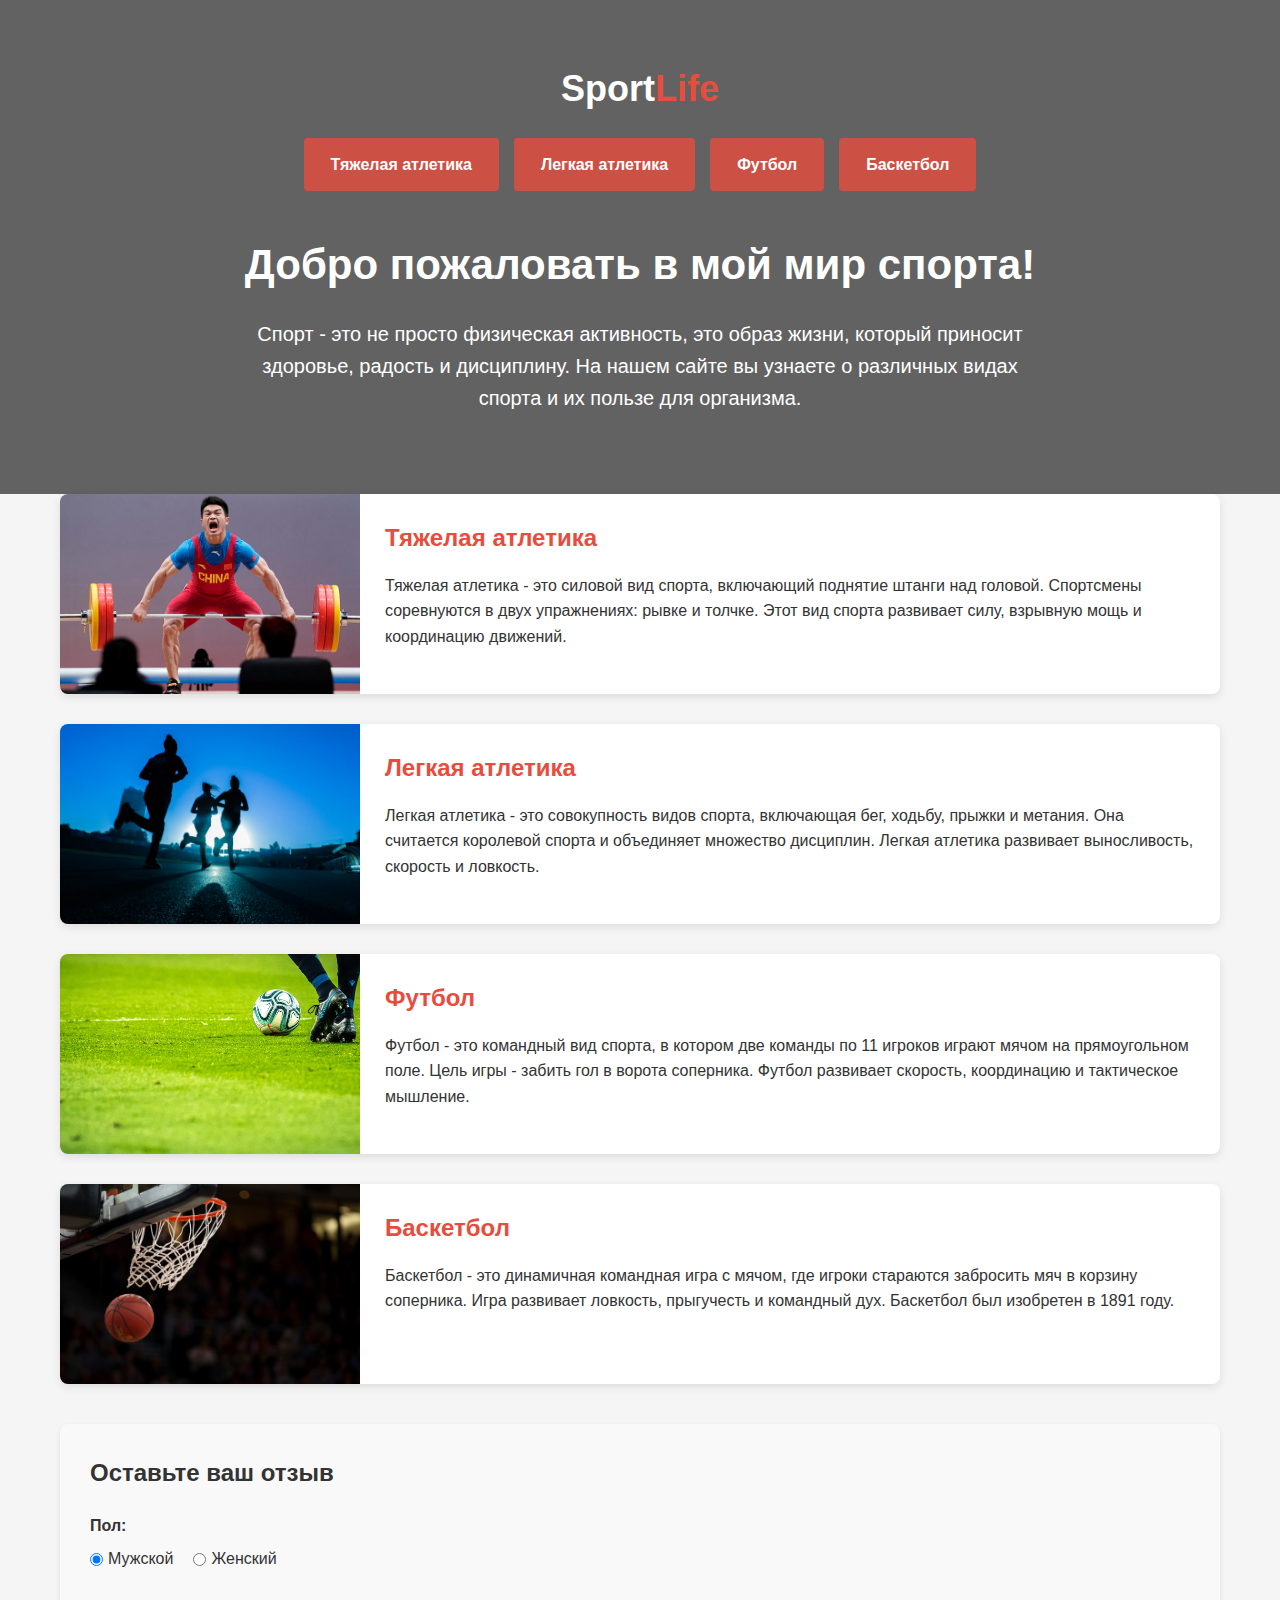
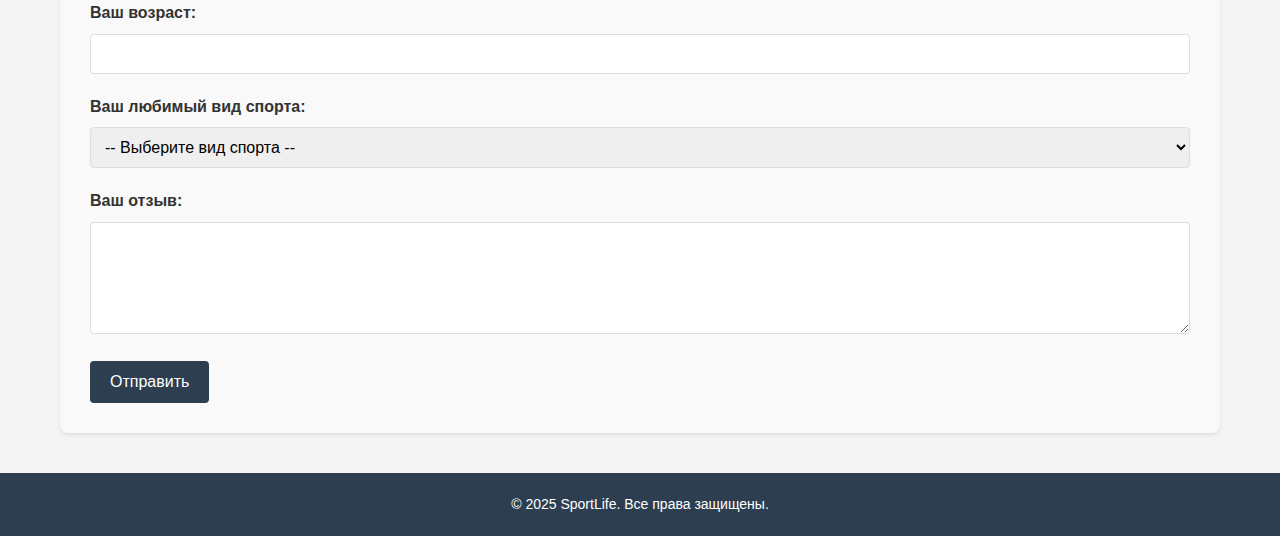
<file: index.html>
<!DOCTYPE html>
<html lang="ru">
<head>
    <meta charset="UTF-8">
    <meta name="viewport" content="width=device-width, initial-scale=1.0">
    <title>Спортивный сайт</title>
    <link rel="stylesheet" href="css/style.css">
    <style>
        nav {
            margin-bottom: 40px;
            width: 100%;
        }

        nav ul {
            display: flex;
            list-style: none;
            justify-content: center;
            flex-wrap: wrap;
            gap: 15px;
        }

        nav ul li {
            margin: 0;
        }

        .nav-btn {
            display: inline-block;
            padding: 12px 25px;
            background-color: rgba(231, 76, 60, 0.8);
            color: white;
            text-decoration: none;
            font-size: 16px;
            border-radius: 4px;
            transition: all 0.3s;
            border: 2px solid transparent;
            font-weight: bold;
        }

        .nav-btn:hover {
            background-color: #e74c3c;
            transform: translateY(-2px);
            box-shadow: 0 4px 8px rgba(0,0,0,0.2);
            color: white;
        }

        /* Адаптивность для навигации */
        @media (max-width: 768px) {
            nav ul {
                flex-direction: column;
                align-items: center;
                gap: 10px;
            }
            
            .nav-btn {
                width: 200px;
                text-align: center;
            }
        }
    </style>
</head>
<body>
    <!-- Шапка -->
    <header>
        <div class="container header-content">
            <div class="logo">Sport<span>Life</span></div>
            <nav>
                <ul>
                    <li><a href="page1.html" class="nav-btn">Тяжелая атлетика</a></li>
                    <li><a href="page2.html" class="nav-btn">Легкая атлетика</a></li>
                    <li><a href="page3.html" class="nav-btn">Футбол</a></li>
                    <li><a href="page4.html" class="nav-btn">Баскетбол</a></li>
                </ul>
            </nav>
            <div class="header-text">
                <h1>Добро пожаловать в мой мир спорта!</h1>
                <p>Спорт - это не просто физическая активность, это образ жизни, который приносит здоровье, радость и дисциплину. На нашем сайте вы узнаете о различных видах спорта и их пользе для организма.</p>
            </div>
        </div>
    </header>
    
    <!-- Основной контент -->
    <main class="container">
        <section class="sports">
            <!-- Карточка 1 - Тяжелая атлетика -->
            <a href="page1.html" class="sport-card-link">
                <div class="sport-card">
                    <div class="sport-image" style="background-image: url('img/1.jpg');"></div>
                    <div class="sport-content">
                        <h2>Тяжелая атлетика</h2>
                        <p>Тяжелая атлетика - это силовой вид спорта, включающий поднятие штанги над головой. Спортсмены соревнуются в двух упражнениях: рывке и толчке. Этот вид спорта развивает силу, взрывную мощь и координацию движений.</p>
                    </div>
                </div>
            </a>
            
            <!-- Карточка 2 - Легкая атлетика -->
            <a href="page2.html" class="sport-card-link">
                <div class="sport-card">
                    <div class="sport-image" style="background-image: url('img/2.jpg');"></div>
                    <div class="sport-content">
                        <h2>Легкая атлетика</h2>
                        <p>Легкая атлетика - это совокупность видов спорта, включающая бег, ходьбу, прыжки и метания. Она считается королевой спорта и объединяет множество дисциплин. Легкая атлетика развивает выносливость, скорость и ловкость.</p>
                    </div>
                </div>
            </a>
            
            <!-- Карточка 3 - Футбол -->
            <a href="page3.html" class="sport-card-link">
                <div class="sport-card">
                    <div class="sport-image" style="background-image: url('img/3.jpg');"></div>
                    <div class="sport-content">
                        <h2>Футбол</h2>
                        <p>Футбол - это командный вид спорта, в котором две команды по 11 игроков играют мячом на прямоугольном поле. Цель игры - забить гол в ворота соперника. Футбол развивает скорость, координацию и тактическое мышление.</p>
                    </div>
                </div>
            </a>
            
            <!-- Карточка 4 - Баскетбол -->
            <a href="page4.html" class="sport-card-link">
                <div class="sport-card">
                    <div class="sport-image" style="background-image: url('img/4.jpg');"></div>
                    <div class="sport-content">
                        <h2>Баскетбол</h2>
                        <p>Баскетбол - это динамичная командная игра с мячом, где игроки стараются забросить мяч в корзину соперника. Игра развивает ловкость, прыгучесть и командный дух. Баскетбол был изобретен в 1891 году.</p>
                    </div>
                </div>
            </a>
        </section>

        <!-- Форма для отзыва -->
        <section class="feedback-form">
            <h2>Оставьте ваш отзыв</h2>
            <form action="#" method="post">
                <div class="form-group">
                    <label>Пол:</label>
                    <div class="radio-group">
                        <label><input type="radio" name="gender" value="male" checked> Мужской</label>
                        <label><input type="radio" name="gender" value="female"> Женский</label>
                    </div>
                </div>
                
                <div class="form-group">
                    <label for="age">Ваш возраст:</label>
                    <input type="number" id="age" name="age" min="10" max="100" required>
                </div>
                
                <div class="form-group">
                    <label for="sport">Ваш любимый вид спорта:</label>
                    <select id="sport" name="sport" required>
                        <option value="">-- Выберите вид спорта --</option>
                        <option value="weightlifting">Тяжелая атлетика</option>
                        <option value="athletics">Легкая атлетика</option>
                        <option value="football">Футбол</option>
                        <option value="basketball">Баскетбол</option>
                        <option value="other">Другой</option>
                    </select>
                </div>
                
                <div class="form-group">
                    <label for="review">Ваш отзыв:</label>
                    <textarea id="review" name="review" rows="5" required></textarea>
                </div>
                
                <button type="submit" class="submit-btn">Отправить</button>
            </form>
        </section>
        <a href="#" class="back-to-top" title="Наверх">↑</a>
    </main>
    
    <!-- Футер -->
    <footer>
        <div class="container">
            <p>&copy; 2025 SportLife. Все права защищены.</p>
        </div>
    </footer>
<script>
    // Кнопка "Вверх"
    const backToTopButton = document.querySelector('.back-to-top');
    
    window.addEventListener('scroll', () => {
        if (window.pageYOffset > 300) {
            backToTopButton.classList.add('visible');
        } else {
            backToTopButton.classList.remove('visible');
        }
    });
    
    backToTopButton.addEventListener('click', (e) => {
        e.preventDefault();
        window.scrollTo({
            top: 0,
            behavior: 'smooth'
        });
    });
</script>
</body>
</html>
</file>
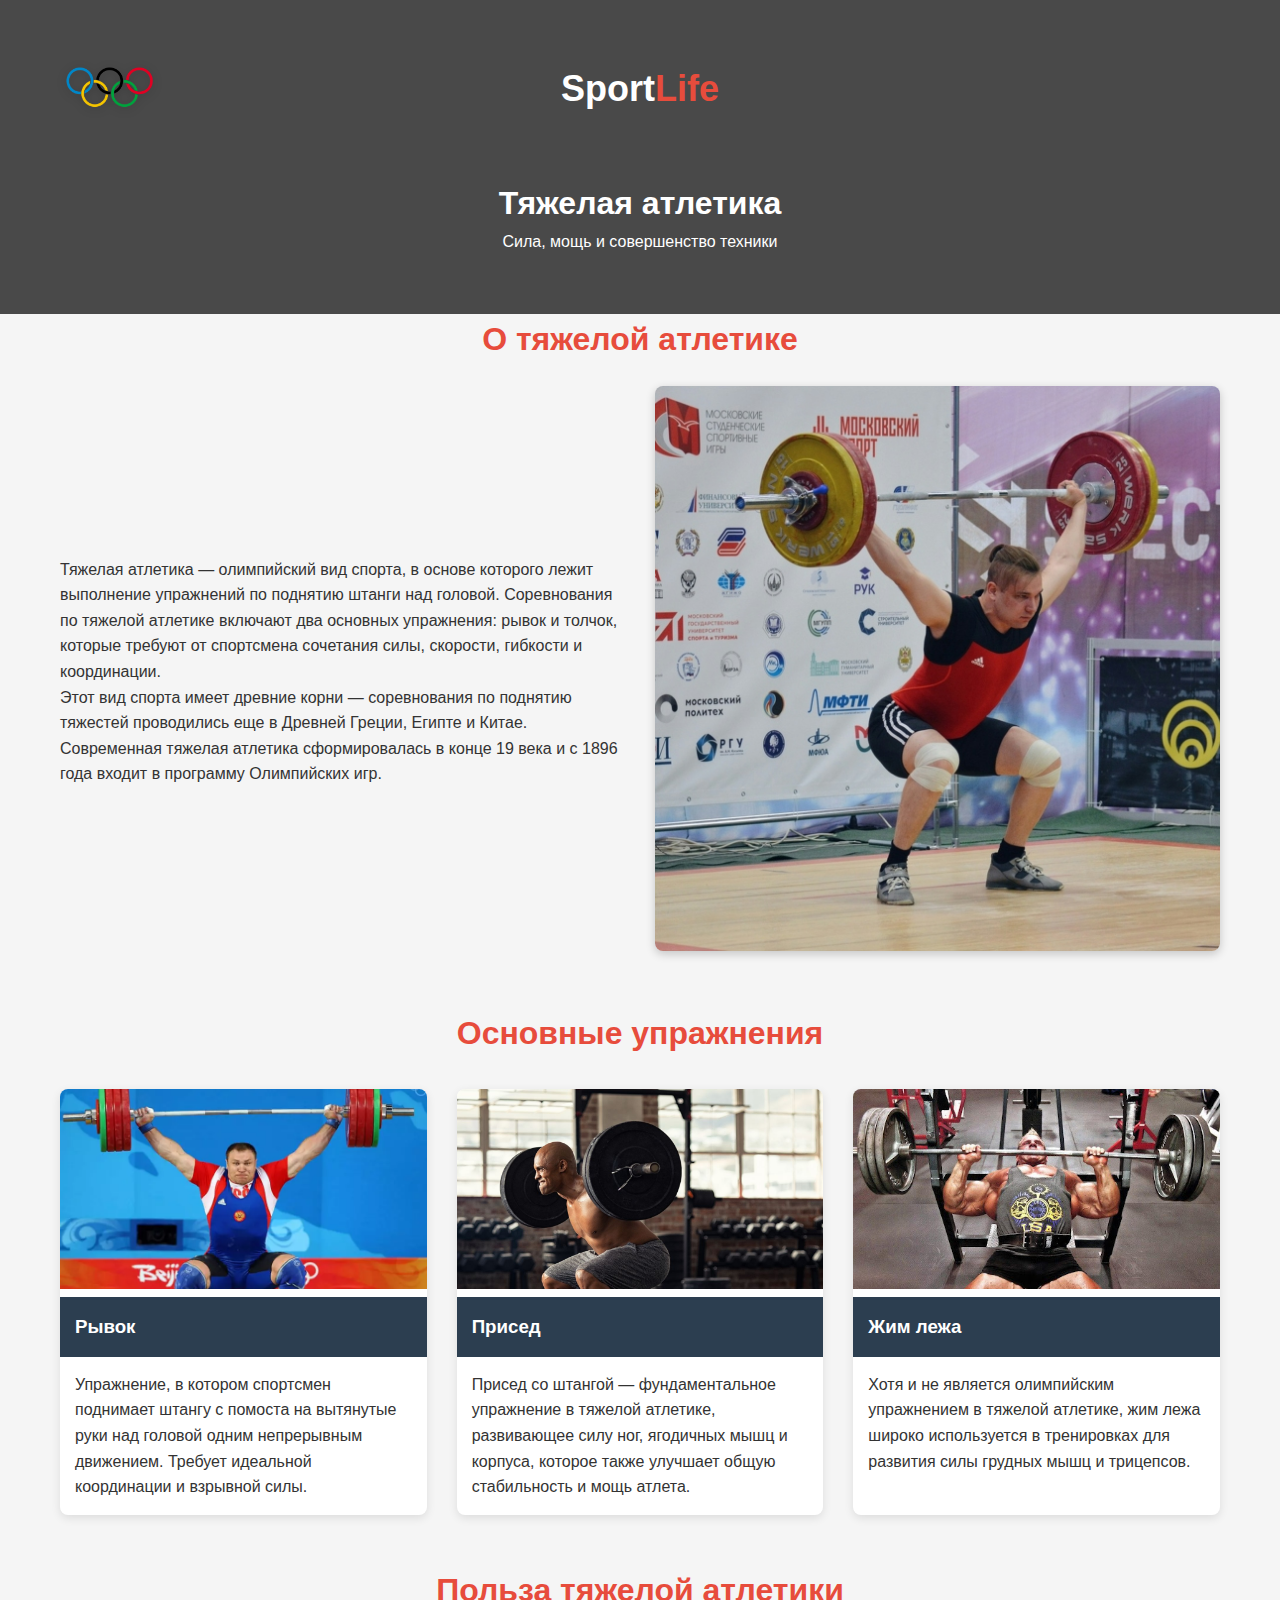
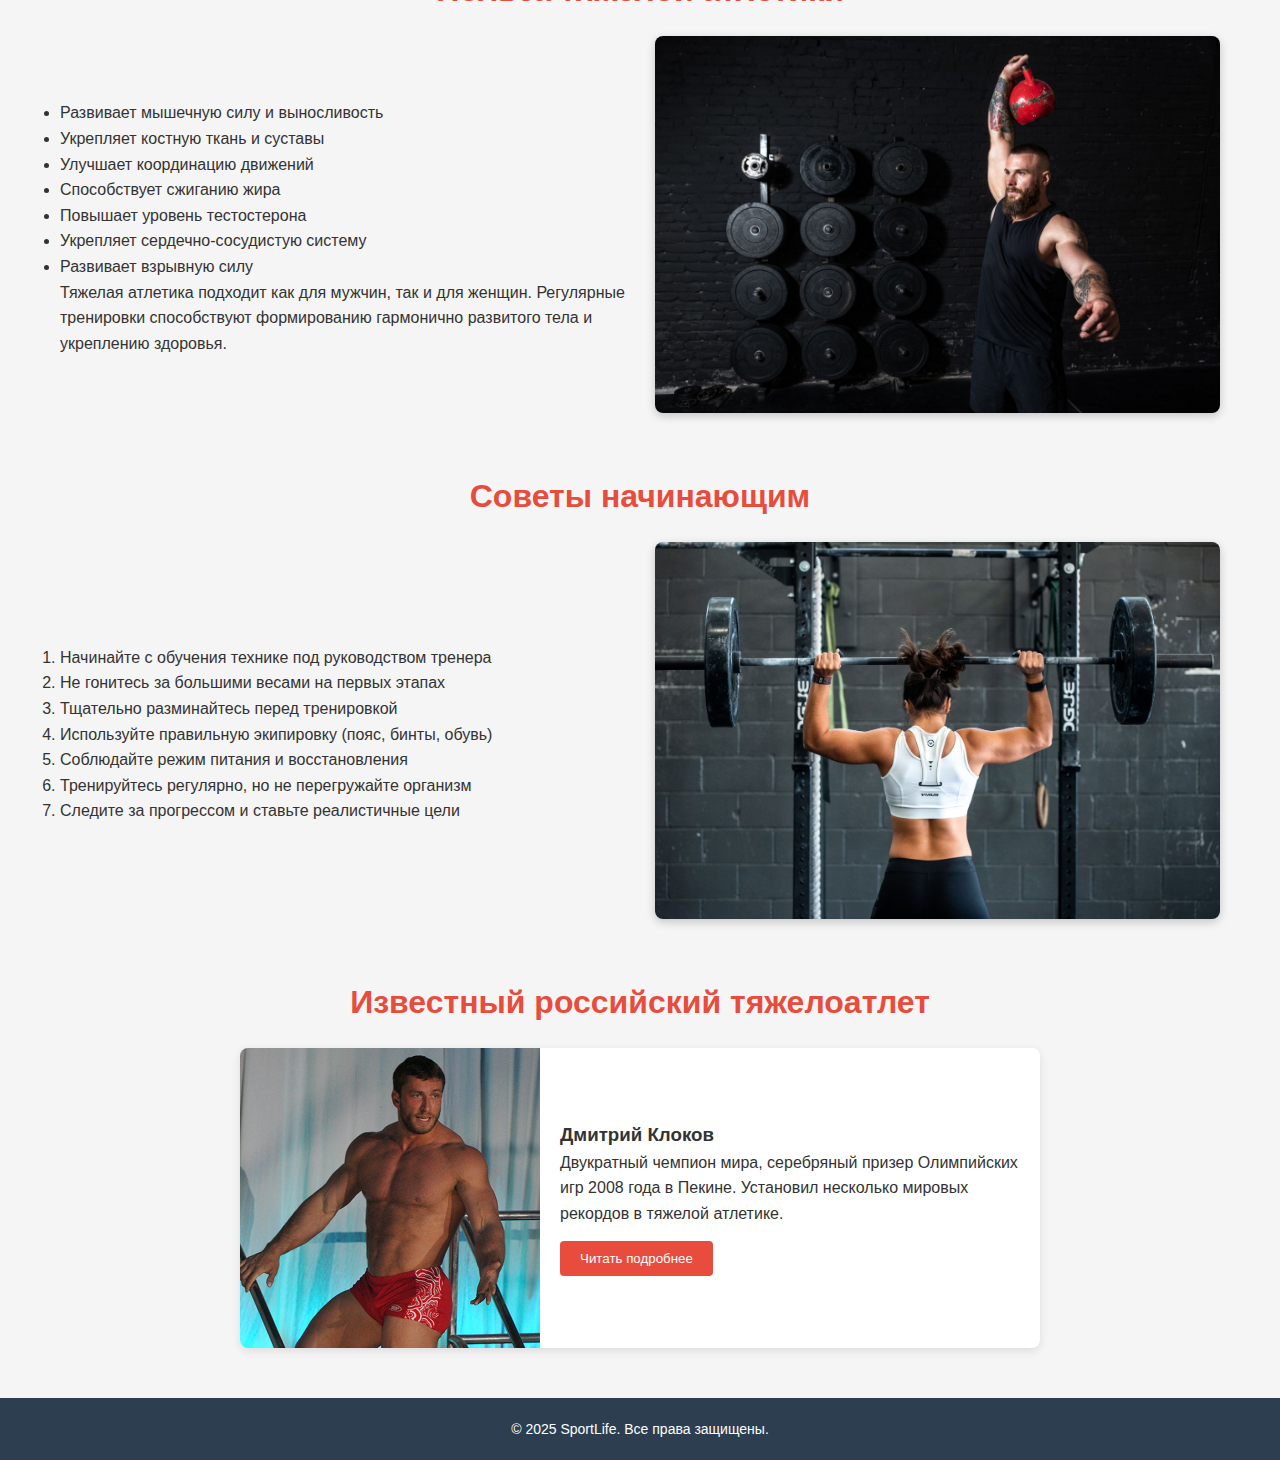
<file: page1.html>
<!DOCTYPE html>
<html lang="ru">
<head>
    <meta charset="UTF-8">
    <meta name="viewport" content="width=device-width, initial-scale=1.0">
    <title>Тяжелая атлетика - SportLife</title>
    <style>
        * {
            margin: 0;
            padding: 0;
            box-sizing: border-box;
            font-family: 'Arial', sans-serif;
        }
        
        body {
            line-height: 1.6;
            color: #333;
            background-color: #f5f5f5;
        }
        
        .container {
            max-width: 1200px;
            margin: 0 auto;
            padding: 0 20px;
        }
        .home-btn {
            position: absolute;
            top: 20px;
            left: 20px;
            background: transparent;
            color: white;
            border: 2px solid #e74c3c; /* Рамка */
            padding: 8px 20px;
            border-radius: 30px;
            font-size: 16px;
            cursor: pointer;
            text-decoration: none;
            transition: all 0.3s ease;
            box-shadow: 0 2px 5px rgba(0, 0, 0, 0.2);
        }

        .home-btn:hover {
            background: #e74c3c; /* Заливка при наведении */
            color: white;
            transform: translateY(-2px);
            box-shadow: 0 4px 8px rgba(0, 0, 0, 0.3);
            border-color: transparent; /* Убираем рамку при наведении */
        }
        /* Шапка */
        header {
            background: linear-gradient(rgba(0, 0, 0, 0.7), rgba(0, 0, 0, 0.7)), 
                        url('https://images.unsplash.com/photo-1605296867424-35fc25c9212a?ixlib=rb-1.2.1&auto=format&fit=crop&w=1350&q=80');
            background-size: cover;
            background-position: center;
            color: white;
            padding: 60px 0;
            text-align: center;
        }
        
        .header-content {
            display: flex;
            flex-direction: column;
            align-items: center;
        }
        
        .logo {
            font-size: 36px;
            font-weight: bold;
            margin-bottom: 20px;
        }
        
        .logo span {
            color: #e74c3c;
        }
        
        nav ul {
            display: flex;
            list-style: none;
            justify-content: center;
            margin-bottom: 40px;
        }
        
        nav ul li {
            margin: 0 15px;
        }
        
        nav ul li a {
            color: white;
            text-decoration: none;
            font-size: 18px;
            transition: color 0.3s;
        }
        
        nav ul li a:hover {
            color: #e74c3c;
        }
        
        /* Основной контент */
        .content-section {
            margin-bottom: 50px;
        }
        
        .content-section h2 {
            color: #e74c3c;
            margin-bottom: 20px;
            font-size: 32px;
            text-align: center;
        }
        
        .content-grid {
            display: grid;
            grid-template-columns: 1fr 1fr;
            gap: 30px;
            align-items: center;
            margin-bottom: 40px;
        }
        
        .content-grid img {
            width: 100%;
            border-radius: 8px;
            box-shadow: 0 3px 10px rgba(0,0,0,0.2);
        }
        
        .content-grid.reverse {
            grid-template-areas: "right left";
        }
        
        .content-grid.reverse .text-content {
            grid-area: right;
        }
        
        .content-grid.reverse .image-content {
            grid-area: left;
        }
        
        .exercises {
            display: grid;
            grid-template-columns: repeat(auto-fill, minmax(300px, 1fr));
            gap: 30px;
            margin-top: 30px;
        }
        
        .exercise-card {
            background: white;
            border-radius: 8px;
            overflow: hidden;
            box-shadow: 0 3px 10px rgba(0,0,0,0.1);
        }
        
        .exercise-card img {
            width: 100%;
            height: 200px;
            object-fit: cover;
        }
        
        .exercise-card h3 {
            padding: 15px;
            background: #2c3e50;
            color: white;
            margin: 0;
        }
        
        .exercise-card p {
            padding: 15px;
            margin: 0;
        }
        
        /* Футер */
        footer {
            background-color: #2c3e50;
            color: white;
            text-align: center;
            padding: 20px 0;
            margin-top: 40px;
        }
        
        footer p {
            font-size: 14px;
        }
        
        /* Адаптивность */
        @media (max-width: 768px) {
            .content-grid {
                grid-template-columns: 1fr;
            }
            
            header {
                padding: 40px 0;
            }
            
            .logo {
                font-size: 28px;
            }
            
            nav ul li a {
                font-size: 16px;
            }
        }
        .popup {
            display: none;
            position: fixed;
            top: 0;
            left: 0;
            width: 100%;
            height: 100%;
            background-color: rgba(0,0,0,0.7);
            z-index: 1000;
            overflow: auto;
            align-items: center;
            justify-content: center;
        }

        .popup-content {
            background-color: white;
            margin: auto;
            padding: 30px;
            border-radius: 8px;
            width: 80%;
            max-width: 600px;
            position: relative;
            box-shadow: 0 5px 15px rgba(0,0,0,0.3);
            animation: popupFadeIn 0.3s;
        }

        @keyframes popupFadeIn {
            from {opacity: 0; transform: translateY(-20px);}
            to {opacity: 1; transform: translateY(0);}
        }

        .close-btn {
            position: absolute;
            top: 15px;
            right: 20px;
            font-size: 28px;
            font-weight: bold;
            color: #aaa;
            cursor: pointer;
            transition: color 0.3s;
        }

        .close-btn:hover {
            color: #333;
        }

        .popup h3 {
            color: #e74c3c;
            margin-bottom: 20px;
            font-size: 24px;
        }

        .popup p {
            margin-bottom: 15px;
            line-height: 1.6;
        }

        @media (max-width: 768px) {
            .popup-content {
                width: 90%;
                padding: 20px;
            }
        }
        .athlete-section {
            margin-top: 50px;
        }
        .athlete-card {
            display: flex;
            align-items: center;
            background: white;
            border-radius: 8px;
            overflow: hidden;
            box-shadow: 0 3px 10px rgba(0,0,0,0.1);
            max-width: 800px;
            margin: 0 auto;
        }
        .athlete-card img {
            width: 300px;
            height: 300px;
            object-fit: cover;
        }
        .athlete-info {
            padding: 20px;
        }
        .read-more-btn {
            background-color: #e74c3c;
            color: white;
            border: none;
            padding: 10px 20px;
            border-radius: 4px;
            cursor: pointer;
            margin-top: 15px;
            transition: background-color 0.3s;
        }
        .read-more-btn:hover {
            background-color: #c0392b;
        }
        .popup {
            display: none;
            position: fixed;
            top: 0;
            left: 0;
            width: 100%;
            height: 100%;
            background-color: rgba(0,0,0,0.7);
            z-index: 1000;
            overflow: auto;
        }
        .popup-content {
            background-color: white;
            margin: 5% auto;
            padding: 30px;
            border-radius: 8px;
            max-width: 600px;
            position: relative;
        }
        .close-btn {
            position: absolute;
            top: 10px;
            right: 20px;
            font-size: 28px;
            cursor: pointer;
        }
        .popup-content table {
            width: 100%;
            border-collapse: collapse;
            margin: 15px 0;
        }
        .popup-content th, .popup-content td {
            border: 1px solid #ddd;
            padding: 8px;
            text-align: left;
        }
        .popup-content th {
            background-color: #f2f2f2;
        }
        .popup-content h4 {
            margin-top: 20px;
            color: #2c3e50;
        }
        .popup-content ul {
            margin-left: 20px;
        }.back-to-top {
            position: fixed;
            bottom: 30px;
            right: 30px;
            background-color: #e74c3c;
            color: white;
            width: 50px;
            height: 50px;
            border-radius: 50%;
            display: flex;
            align-items: center;
            justify-content: center;
            text-decoration: none;
            font-size: 24px;
            box-shadow: 0 2px 10px rgba(0,0,0,0.2);
            opacity: 0;
            visibility: hidden;
            transition: all 0.3s;
            z-index: 999;
        }

        .back-to-top.visible {
            opacity: 1;
            visibility: visible;
        }

        .back-to-top:hover {
            background-color: #c0392b;
            transform: translateY(-3px);
            box-shadow: 0 4px 15px rgba(0,0,0,0.3);
        }
        .home-img-btn {
            position: absolute;
            top: 60px;
            left: 60px;
            display: block;
            width: 100px; /* или подберите под размер вашего изображения */
            height: 40px;
            transition: all 0.3s ease;
        }

        .home-img-btn img {
            width: 100%;
            height: auto;
            filter: drop-shadow(0 2px 5px rgba(0, 0, 0, 0.2));
        }

        .home-img-btn:hover {
            transform: translateY(-2px) scale(1.1);
            filter: drop-shadow(0 4px 8px rgba(0, 0, 0, 0.3));
        }
    </style>
</head>
<body>
    <!-- Шапка -->
    <header>
        <div class="container header-content">
            <div class="logo">Sport<span>Life</span></div>
            <nav>
                <ul>
                    <li><a class="home-img-btn" href="index.html"><img src="img/ganteli.png" alt="На главную"></a></li>
                </ul>
            </nav>
            <h1>Тяжелая атлетика</h1>
            <p>Сила, мощь и совершенство техники</p>
        </div>
    </header>
    
    <!-- Основной контент -->
    <main class="container">
        <!-- О тяжелой атлетике -->
        <section class="content-section">
            <h2>О тяжелой атлетике</h2>
            <div class="content-grid">
                <div class="text-content">
                    <p>Тяжелая атлетика — олимпийский вид спорта, в основе которого лежит выполнение упражнений по поднятию штанги над головой. Соревнования по тяжелой атлетике включают два основных упражнения: рывок и толчок, которые требуют от спортсмена сочетания силы, скорости, гибкости и координации.</p>
                    <p>Этот вид спорта имеет древние корни — соревнования по поднятию тяжестей проводились еще в Древней Греции, Египте и Китае. Современная тяжелая атлетика сформировалась в конце 19 века и с 1896 года входит в программу Олимпийских игр.</p>
                </div>
                <div class="image-content">
                    <img src="img/weightlifting/1.jpg" alt="Олимпийские соревнования по тяжелой атлетике">
                </div>
            </div>
        </section>
        
        <!-- Основные упражнения -->
        <section class="content-section">
            <h2>Основные упражнения</h2>
            <div class="exercises">
                <!-- Рывок -->
                <div class="exercise-card">
                    <img src="img/weightlifting/2.jpg" 
                         alt="Рывок штанги"
                         style="object-position: center 20%;">
                    <h3>Рывок</h3>
                    <p>Упражнение, в котором спортсмен поднимает штангу с помоста на вытянутые руки над головой одним непрерывным движением. Требует идеальной координации и взрывной силы.</p>
                </div>
                
                <!-- Толчок -->
                <div class="exercise-card">
                    <img src="img/weightlifting/3.jpg" 
                         alt="Толчок штанги"
                         style="object-position: center 30%;">
                    <h3>Присед</h3>
                    <p>Присед со штангой — фундаментальное упражнение в тяжелой атлетике, развивающее силу ног, ягодичных мышц и корпуса, которое также улучшает общую стабильность и мощь атлета.</p>
                </div>
                
                <!-- Жим лежа -->
                <div class="exercise-card">
                    <img src="img/weightlifting/4.jpg" 
                         alt="Жим лежа"
                         style="object-position: center 40%;">
                    <h3>Жим лежа</h3>
                    <p>Хотя и не является олимпийским упражнением в тяжелой атлетике, жим лежа широко используется в тренировках для развития силы грудных мышц и трицепсов.</p>
                </div>
            </div>
        </section>
        
        <!-- Польза и особенности -->
        <section class="content-section">
            <h2>Польза тяжелой атлетики</h2>
            <div class="content-grid reverse">
                <div class="text-content">
                    <ul>
                        <li>Развивает мышечную силу и выносливость</li>
                        <li>Укрепляет костную ткань и суставы</li>
                        <li>Улучшает координацию движений</li>
                        <li>Способствует сжиганию жира</li>
                        <li>Повышает уровень тестостерона</li>
                        <li>Укрепляет сердечно-сосудистую систему</li>
                        <li>Развивает взрывную силу</li>
                    </ul>
                    <p>Тяжелая атлетика подходит как для мужчин, так и для женщин. Регулярные тренировки способствуют формированию гармонично развитого тела и укреплению здоровья.</p>
                </div>
                <div class="image-content">
                    <img src="img/weightlifting/5.jpg" alt="Польза тяжелой атлетики">
                </div>
            </div>
        </section>
        
        <!-- Советы новичкам -->
        <section class="content-section">
            <h2>Советы начинающим</h2>
            <div class="content-grid">
                <div class="text-content">
                    <ol>
                        <li>Начинайте с обучения технике под руководством тренера</li>
                        <li>Не гонитесь за большими весами на первых этапах</li>
                        <li>Тщательно разминайтесь перед тренировкой</li>
                        <li>Используйте правильную экипировку (пояс, бинты, обувь)</li>
                        <li>Соблюдайте режим питания и восстановления</li>
                        <li>Тренируйтесь регулярно, но не перегружайте организм</li>
                        <li>Следите за прогрессом и ставьте реалистичные цели</li>
                    </ol>
                </div>
                <div class="image-content">
                    <img src="img/weightlifting/6.jpg" alt="Тренер помогает новичку">
                </div>
            </div>
        </section>
        <section class="content-section athlete-section">
            <h2>Известный российский тяжелоатлет</h2>
            <div class="athlete-card">
                <img src="img/sportsman/klokov.jpg" alt="Дмитрий Клоков">
                <div class="athlete-info">
                    <h3>Дмитрий Клоков</h3>
                    <p>Двукратный чемпион мира, серебряный призер Олимпийских игр 2008 года в Пекине. Установил несколько мировых рекордов в тяжелой атлетике.</p>
                    <button class="read-more-btn" onclick="openPopup('klokov')">Читать подробнее</button>
                </div>
            </div>
        </section>
        <a href="#" class="back-to-top" title="Наверх">↑</a>
    </main>
    
    <!-- Футер -->
    <footer>
        <div class="container">
            <p>&copy; 2025 SportLife. Все права защищены.</p>
        </div>
    </footer>
    <div id="klokov" class="popup">
        <div class="popup-content">
            <span class="close-btn" onclick="closePopup('klokov')">&times;</span>
            <h3>Дмитрий Клоков</h3>
            
            <p><strong>Полное имя:</strong> Дмитрий Валерьевич Клоков</p>
            <p><strong>Дата рождения:</strong> 18 февраля 1983 года</p>
            <p><strong>Место рождения:</strong> Балашиха, Московская область, СССР</p>
            <p><strong>Рост:</strong> 186 см</p>
            <p><strong>Вес в соревновательный период:</strong> 104-105 кг</p>
            
            <h4>Спортивная карьера:</h4>
            <p>Дмитрий Клоков начал заниматься тяжелой атлетикой в 11 лет под руководством своего отца, Валерия Клокова, который также был известным тяжелоатлетом. Его профессиональная карьера началась в 2000-х годах, когда он быстро прогрессировал и вошел в состав сборной России.</p>
            
            <h4>Основные достижения:</h4>
            <ul>
                <li>Серебряный призер Олимпийских игр 2008 в Пекине</li>
                <li>Чемпион мира (2005, 2006)</li>
                <li>Серебряный призер Чемпионата мира (2007)</li>
                <li>Чемпион Европы (2005)</li>
                <li>Многократный чемпион России</li>
                <li>Установил 5 мировых рекордов</li>
            </ul>
            
            <h4>Лучшие результаты:</h4>
            <table>
                <tr>
                    <th>Упражнение</th>
                    <th>Вес</th>
                    <th>Соревнование</th>
                    <th>Год</th>
                </tr>
                <tr>
                    <td>Рывок</td>
                    <td>198 кг</td>
                    <td>Чемпионат России</td>
                    <td>2011</td>
                </tr>
                <tr>
                    <td>Толчок</td>
                    <td>232 кг</td>
                    <td>Олимпийские игры</td>
                    <td>2008</td>
                </tr>
                <tr>
                    <td>Сумма</td>
                    <td>430 кг</td>
                    <td>Чемпионат мира</td>
                    <td>2006</td>
                </tr>
            </table>
            
            <h4>После завершения карьеры:</h4>
            <p>После ухода из большого спорта в 2013 году Клоков стал успешным блогером и тренером. Он ведет популярный YouTube-канал о тяжелой атлетике, снимает обучающие видео и дает мастер-классы. Также занимается организацией соревнований и продвижением здорового образа жизни.</p>
            
            <h4>Интересные факты:</h4>
            <ul>
                <li>Имеет звание Заслуженного мастера спорта России</li>
                <li>Был признан самым сильным человеком России в 2006 году</li>
                <li>Участвовал в шоу "Битва экстрасенсов" как эксперт</li>
                <li>Снялся в нескольких фильмах в эпизодических ролях</li>
            </ul>
        </div>
    </div>
    
    
    <script>
    function openPopup(id) {
        document.getElementById(id).style.display = 'block';
    }
    function closePopup(id) {
        document.getElementById(id).style.display = 'none';
    }
    </script>
    <script>
        // Кнопка "Вверх"
        const backToTopButton = document.querySelector('.back-to-top');
        
        window.addEventListener('scroll', () => {
            if (window.pageYOffset > 300) {
                backToTopButton.classList.add('visible');
            } else {
                backToTopButton.classList.remove('visible');
            }
        });
        
        backToTopButton.addEventListener('click', (e) => {
            e.preventDefault();
            window.scrollTo({
                top: 0,
                behavior: 'smooth'
            });
        });
    </script>
</body>
</html>
</file>
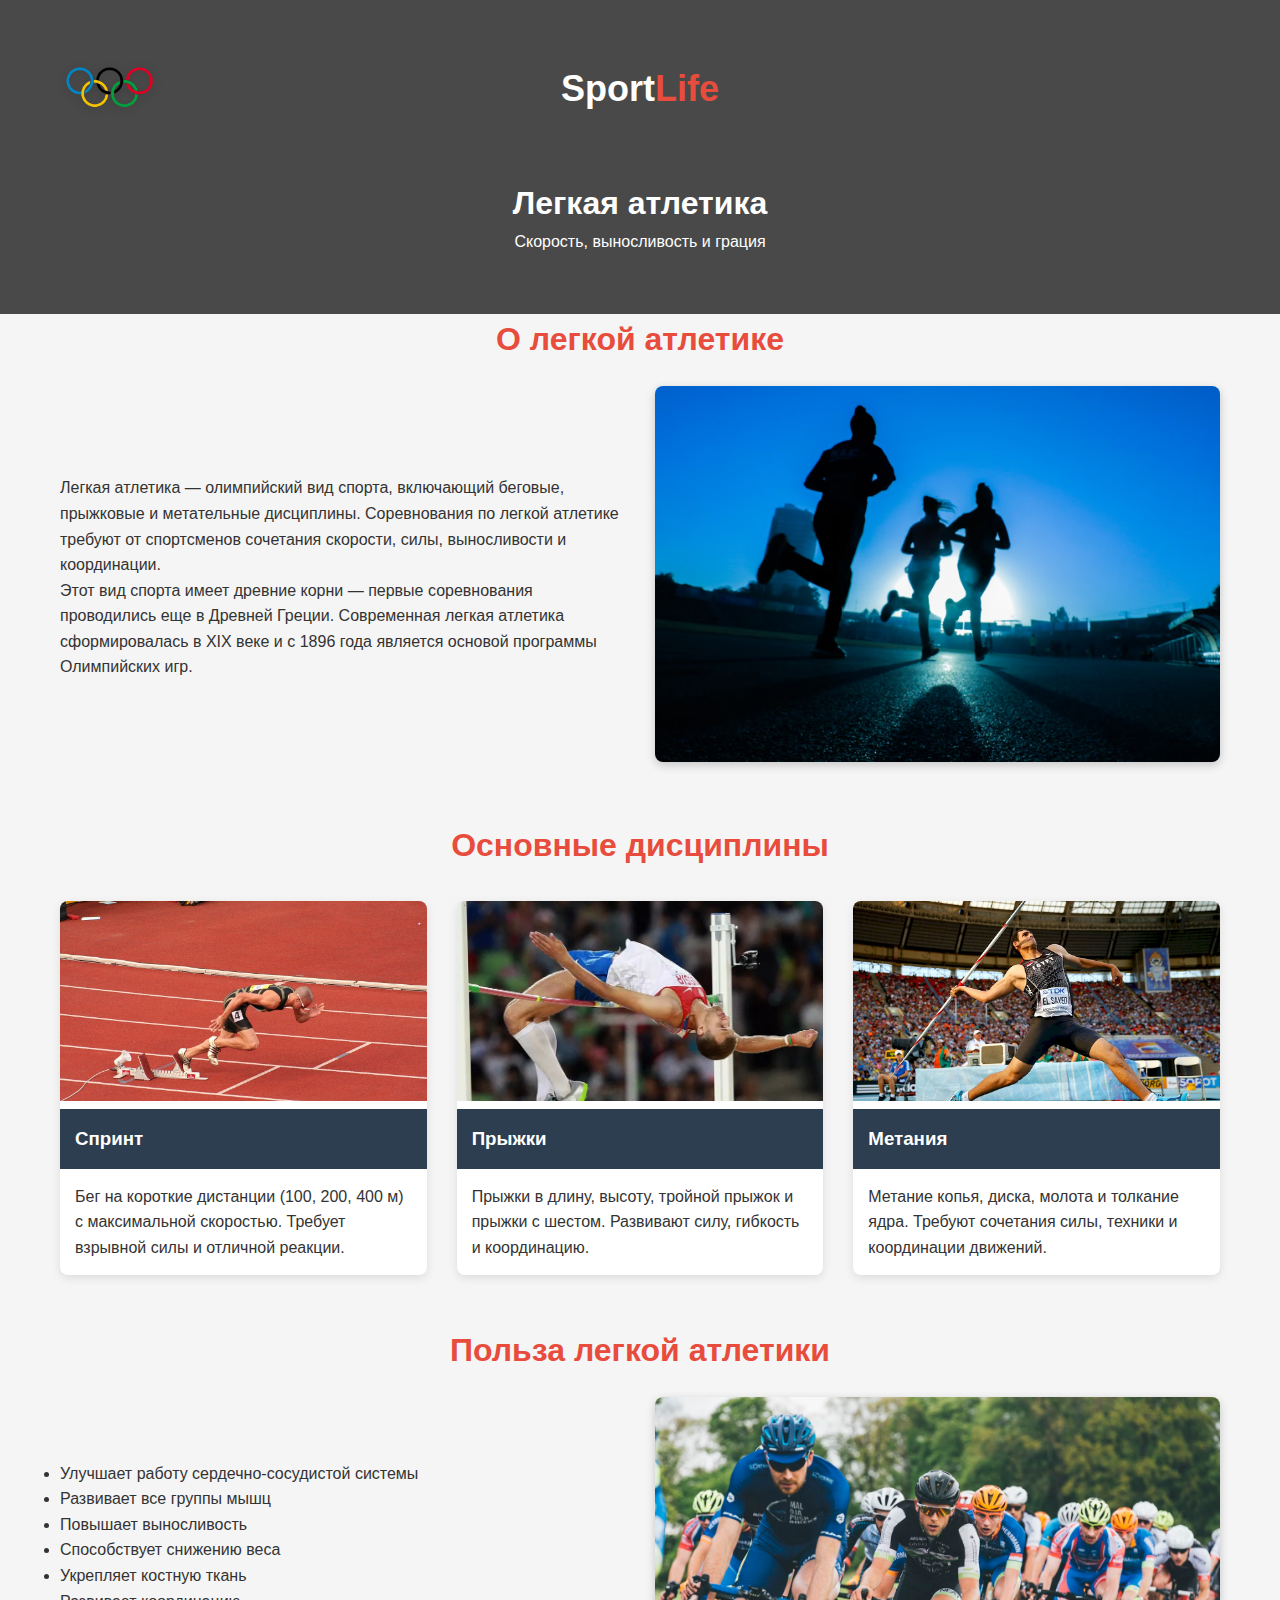
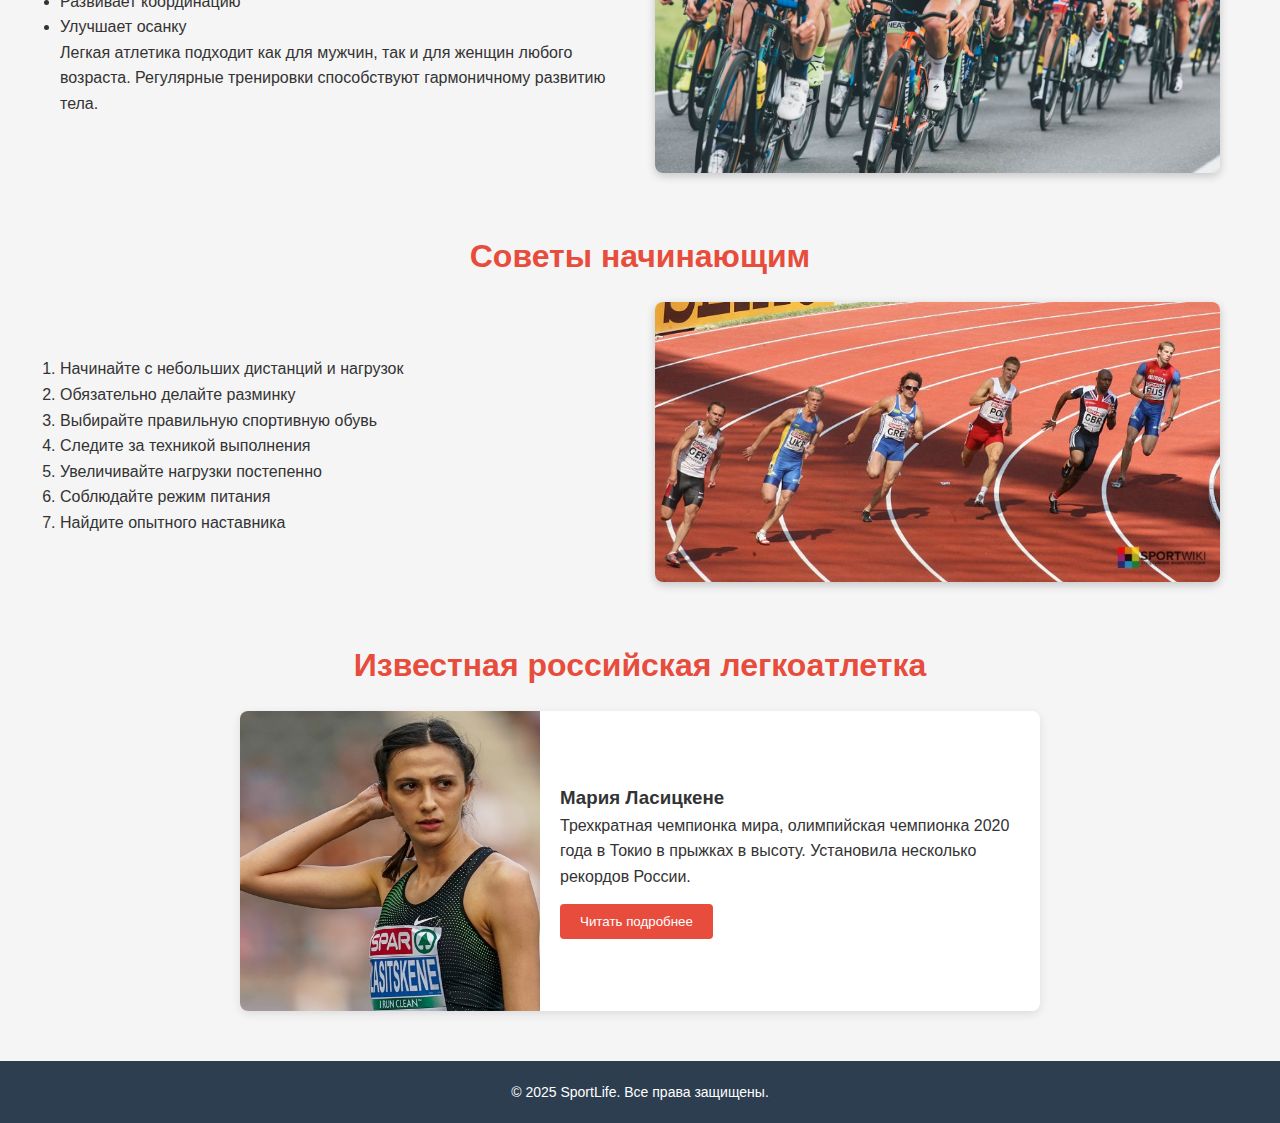
<file: page2.html>
<!DOCTYPE html>
<html lang="ru">
<head>
    <meta charset="UTF-8">
    <meta name="viewport" content="width=device-width, initial-scale=1.0">
    <title>Легкая атлетика - SportLife</title>
    <style>
        * {
            margin: 0;
            padding: 0;
            box-sizing: border-box;
            font-family: 'Arial', sans-serif;
        }
        
        body {
            line-height: 1.6;
            color: #333;
            background-color: #f5f5f5;
        }
        
        .container {
            max-width: 1200px;
            margin: 0 auto;
            padding: 0 20px;
        }
        
        .home-btn {
            position: absolute;
            top: 20px;
            left: 20px;
            background: transparent;
            color: white;
            border: 2px solid #e74c3c;
            padding: 8px 20px;
            border-radius: 30px;
            font-size: 16px;
            cursor: pointer;
            text-decoration: none;
            transition: all 0.3s ease;
            box-shadow: 0 2px 5px rgba(0, 0, 0, 0.2);
        }

        .home-btn:hover {
            background: #e74c3c;
            color: white;
            transform: translateY(-2px);
            box-shadow: 0 4px 8px rgba(0, 0, 0, 0.3);
            border-color: transparent;
        }
        
        /* Шапка */
        header {
            background: linear-gradient(rgba(0, 0, 0, 0.7), rgba(0, 0, 0, 0.7)), 
                        url('https://images.unsplash.com/photo-1517649763962-0c623066013b?ixlib=rb-1.2.1&auto=format&fit=crop&w=1350&q=80');
            background-size: cover;
            background-position: center;
            color: white;
            padding: 60px 0;
            text-align: center;
        }
        
        .header-content {
            display: flex;
            flex-direction: column;
            align-items: center;
        }
        
        .logo {
            font-size: 36px;
            font-weight: bold;
            margin-bottom: 20px;
        }
        
        .logo span {
            color: #e74c3c;
        }
        
        nav ul {
            display: flex;
            list-style: none;
            justify-content: center;
            margin-bottom: 40px;
        }
        
        nav ul li {
            margin: 0 15px;
        }
        
        nav ul li a {
            color: white;
            text-decoration: none;
            font-size: 18px;
            transition: color 0.3s;
        }
        
        nav ul li a:hover {
            color: #e74c3c;
        }
        
        /* Основной контент */
        .content-section {
            margin-bottom: 50px;
        }
        
        .content-section h2 {
            color: #e74c3c;
            margin-bottom: 20px;
            font-size: 32px;
            text-align: center;
        }
        
        .content-grid {
            display: grid;
            grid-template-columns: 1fr 1fr;
            gap: 30px;
            align-items: center;
            margin-bottom: 40px;
        }
        
        .content-grid img {
            width: 100%;
            border-radius: 8px;
            box-shadow: 0 3px 10px rgba(0,0,0,0.2);
        }
        
        .content-grid.reverse {
            grid-template-areas: "right left";
        }
        
        .content-grid.reverse .text-content {
            grid-area: right;
        }
        
        .content-grid.reverse .image-content {
            grid-area: left;
        }
        
        .exercises {
            display: grid;
            grid-template-columns: repeat(auto-fill, minmax(300px, 1fr));
            gap: 30px;
            margin-top: 30px;
        }
        
        .exercise-card {
            background: white;
            border-radius: 8px;
            overflow: hidden;
            box-shadow: 0 3px 10px rgba(0,0,0,0.1);
        }
        
        .exercise-card img {
            width: 100%;
            height: 200px;
            object-fit: cover;
        }
        
        .exercise-card h3 {
            padding: 15px;
            background: #2c3e50;
            color: white;
            margin: 0;
        }
        
        .exercise-card p {
            padding: 15px;
            margin: 0;
        }
        
        /* Футер */
        footer {
            background-color: #2c3e50;
            color: white;
            text-align: center;
            padding: 20px 0;
            margin-top: 40px;
        }
        
        footer p {
            font-size: 14px;
        }
        
        /* Адаптивность */
        @media (max-width: 768px) {
            .content-grid {
                grid-template-columns: 1fr;
            }
            
            header {
                padding: 40px 0;
            }
            
            .logo {
                font-size: 28px;
            }
            
            nav ul li a {
                font-size: 16px;
            }
        }
        .popup {
            display: none;
            position: fixed;
            top: 0;
            left: 0;
            width: 100%;
            height: 100%;
            background-color: rgba(0,0,0,0.7);
            z-index: 1000;
            overflow: auto;
        }
        .popup-content {
            background-color: white;
            margin: 5% auto;
            padding: 30px;
            border-radius: 8px;
            max-width: 600px;
            position: relative;
        }
        .close-btn {
            position: absolute;
            top: 10px;
            right: 20px;
            font-size: 28px;
            cursor: pointer;
        }
        .popup-content table {
            width: 100%;
            border-collapse: collapse;
            margin: 15px 0;
        }
        .popup-content th, .popup-content td {
            border: 1px solid #ddd;
            padding: 8px;
            text-align: left;
        }
        .popup-content th {
            background-color: #f2f2f2;
        }
        .popup-content h4 {
            margin-top: 20px;
            color: #2c3e50;
        }
        .popup-content ul {
            margin-left: 20px;
        }
        .athlete-section {
            margin-top: 50px;
        }
        .athlete-card {
            display: flex;
            align-items: center;
            background: white;
            border-radius: 8px;
            overflow: hidden;
            box-shadow: 0 3px 10px rgba(0,0,0,0.1);
            max-width: 800px;
            margin: 0 auto;
        }
        .athlete-card img {
            width: 300px;
            height: 300px;
            object-fit: cover;
        }
        .athlete-info {
            padding: 20px;
        }
        .read-more-btn {
            background-color: #e74c3c;
            color: white;
            border: none;
            padding: 10px 20px;
            border-radius: 4px;
            cursor: pointer;
            margin-top: 15px;
            transition: background-color 0.3s;
        }
        .read-more-btn:hover {
            background-color: #c0392b;
        }
        .back-to-top {
            position: fixed;
            bottom: 30px;
            right: 30px;
            background-color: #e74c3c;
            color: white;
            width: 50px;
            height: 50px;
            border-radius: 50%;
            display: flex;
            align-items: center;
            justify-content: center;
            text-decoration: none;
            font-size: 24px;
            box-shadow: 0 2px 10px rgba(0,0,0,0.2);
            opacity: 0;
            visibility: hidden;
            transition: all 0.3s;
            z-index: 999;
        }

        .back-to-top.visible {
            opacity: 1;
            visibility: visible;
        }

        .back-to-top:hover {
            background-color: #c0392b;
            transform: translateY(-3px);
            box-shadow: 0 4px 15px rgba(0,0,0,0.3);
        }
        .home-img-btn {
            position: absolute;
            top: 60px;
            left: 60px;
            display: block;
            width: 100px; /* или подберите под размер вашего изображения */
            height: 40px;
            transition: all 0.3s ease;
        }

        .home-img-btn img {
            width: 100%;
            height: auto;
            filter: drop-shadow(0 2px 5px rgba(0, 0, 0, 0.2));
        }

        .home-img-btn:hover {
            transform: translateY(-2px) scale(1.1);
            filter: drop-shadow(0 4px 8px rgba(0, 0, 0, 0.3));
        }
    </style>
</head>
<body>
    <!-- Шапка -->
    <header>
        <div class="container header-content">
            <div class="logo">Sport<span>Life</span></div>
            <nav>
                <ul>
                    <li><a class="home-img-btn" href="index.html"><img src="img/ganteli.png" alt="На главную"></a></li>
                </ul>
            </nav>
            <h1>Легкая атлетика</h1>
            <p>Скорость, выносливость и грация</p>
        </div>
    </header>
    
    <!-- Основной контент -->
    <main class="container">
        <!-- О легкой атлетике -->
        <section class="content-section">
            <h2>О легкой атлетике</h2>
            <div class="content-grid">
                <div class="text-content">
                    <p>Легкая атлетика — олимпийский вид спорта, включающий беговые, прыжковые и метательные дисциплины. Соревнования по легкой атлетике требуют от спортсменов сочетания скорости, силы, выносливости и координации.</p>
                    <p>Этот вид спорта имеет древние корни — первые соревнования проводились еще в Древней Греции. Современная легкая атлетика сформировалась в XIX веке и с 1896 года является основой программы Олимпийских игр.</p>
                </div>
                <div class="image-content">
                    <img src="img/athletics/1.jpg" alt="Олимпийские соревнования по легкой атлетике">
                </div>
            </div>
        </section>
        
        <!-- Основные дисциплины -->
        <section class="content-section">
            <h2>Основные дисциплины</h2>
            <div class="exercises">
                <div class="exercise-card">
                    <img src="img/athletics/2.jpg" 
                         alt="Спринт"
                         style="object-position: center 20%;">
                    <h3>Спринт</h3>
                    <p>Бег на короткие дистанции (100, 200, 400 м) с максимальной скоростью. Требует взрывной силы и отличной реакции.</p>
                </div>
                
                <div class="exercise-card">
                    <img src="img/athletics/3.jpg" 
                         alt="Прыжки в длину"
                         style="object-position: center 30%;">
                    <h3>Прыжки</h3>
                    <p>Прыжки в длину, высоту, тройной прыжок и прыжки с шестом. Развивают силу, гибкость и координацию.</p>
                </div>
                
                <div class="exercise-card">
                    <img src="img/athletics/4.jpg" 
                         alt="Метание копья"
                         style="object-position: center 40%;">
                    <h3>Метания</h3>
                    <p>Метание копья, диска, молота и толкание ядра. Требуют сочетания силы, техники и координации движений.</p>
                </div>
            </div>
        </section>
        
        <!-- Польза и особенности -->
        <section class="content-section">
            <h2>Польза легкой атлетики</h2>
            <div class="content-grid reverse">
                <div class="text-content">
                    <ul>
                        <li>Улучшает работу сердечно-сосудистой системы</li>
                        <li>Развивает все группы мышц</li>
                        <li>Повышает выносливость</li>
                        <li>Способствует снижению веса</li>
                        <li>Укрепляет костную ткань</li>
                        <li>Развивает координацию</li>
                        <li>Улучшает осанку</li>
                    </ul>
                    <p>Легкая атлетика подходит как для мужчин, так и для женщин любого возраста. Регулярные тренировки способствуют гармоничному развитию тела.</p>
                </div>
                <div class="image-content">
                    <img src="img/athletics/5.jpg" alt="Польза легкой атлетики">
                </div>
            </div>
        </section>
        
        <!-- Советы новичкам -->
        <section class="content-section">
            <h2>Советы начинающим</h2>
            <div class="content-grid">
                <div class="text-content">
                    <ol>
                        <li>Начинайте с небольших дистанций и нагрузок</li>
                        <li>Обязательно делайте разминку</li>
                        <li>Выбирайте правильную спортивную обувь</li>
                        <li>Следите за техникой выполнения</li>
                        <li>Увеличивайте нагрузки постепенно</li>
                        <li>Соблюдайте режим питания</li>
                        <li>Найдите опытного наставника</li>
                    </ol>
                </div>
                <div class="image-content">
                    <img src="img/athletics/6.jpg" alt="Тренер помогает новичку">
                </div>
            </div>
        </section>
        <section class="content-section athlete-section">
            <h2>Известная российская легкоатлетка</h2>
            <div class="athlete-card">
                <img src="img/sportsman/lisickene.jpg" alt="Мария Ласицкене">
                <div class="athlete-info">
                    <h3>Мария Ласицкене</h3>
                    <p>Трехкратная чемпионка мира, олимпийская чемпионка 2020 года в Токио в прыжках в высоту. Установила несколько рекордов России.</p>
                    <button class="read-more-btn" onclick="openPopup('lasitskene')">Читать подробнее</button>
                </div>
            </div>
        </section>
        <a href="#" class="back-to-top" title="Наверх">↑</a>
    </main>
    
    <!-- Футер -->
    <footer>
        <div class="container">
            <p>&copy; 2025 SportLife. Все права защищены.</p>
        </div>
    </footer>
    <div id="lasitskene" class="popup">
        <div class="popup-content">
            <span class="close-btn" onclick="closePopup('lasitskene')">&times;</span>
            <h3>Мария Ласицкене</h3>
            
            <p><strong>Полное имя:</strong> Мария Александровна Ласицкене (Кучина)</p>
            <p><strong>Дата рождения:</strong> 14 января 1993 года</p>
            <p><strong>Место рождения:</strong> Прохладный, Кабардино-Балкария, Россия</p>
            <p><strong>Рост:</strong> 180 см</p>
            <p><strong>Вес:</strong> 57 кг</p>
            
            <h4>Спортивная карьера:</h4>
            <p>Мария начала заниматься легкой атлетикой в 2006 году. Ее тренером стал Геннадий Габрилян. Уже в 2010 году она выиграла юниорский чемпионат мира, а в 2015 году стала чемпионкой мира среди взрослых.</p>
            
            <h4>Основные достижения:</h4>
            <ul>
                <li>Олимпийская чемпионка 2020 года в Токио</li>
                <li>Трехкратная чемпионка мира (2015, 2017, 2019)</li>
                <li>Чемпионка Европы (2018)</li>
                <li>Многократная чемпионка России</li>
                <li>Рекордсменка России (2.06 м)</li>
            </ul>
            
            <h4>Лучшие результаты:</h4>
            <table>
                <tr>
                    <th>Соревнование</th>
                    <th>Результат</th>
                    <th>Год</th>
                </tr>
                <tr>
                    <td>Олимпийские игры</td>
                    <td>2.04 м</td>
                    <td>2020</td>
                </tr>
                <tr>
                    <td>Чемпионат мира</td>
                    <td>2.06 м</td>
                    <td>2017</td>
                </tr>
                <tr>
                    <td>Чемпионат Европы</td>
                    <td>2.00 м</td>
                    <td>2018</td>
                </tr>
            </table>
            
            <h4>Интересные факты:</h4>
            <ul>
                <li>Имеет звание Заслуженного мастера спорта России</li>
                <li>В 2017 году вышла замуж за волейболиста Вила Ласицкене</li>
                <li>Является послом доброй воли ЮНИСЕФ</li>
                <li>В 2019 году родила дочь, но быстро вернулась в спорт</li>
            </ul>
        </div>
    </div>
    <script>
        function openPopup(id) {
            document.getElementById(id).style.display = 'block';
        }
        function closePopup(id) {
            document.getElementById(id).style.display = 'none';
        }
        </script>
        <script>
            // Кнопка "Вверх"
            const backToTopButton = document.querySelector('.back-to-top');
            
            window.addEventListener('scroll', () => {
                if (window.pageYOffset > 300) {
                    backToTopButton.classList.add('visible');
                } else {
                    backToTopButton.classList.remove('visible');
                }
            });
            
            backToTopButton.addEventListener('click', (e) => {
                e.preventDefault();
                window.scrollTo({
                    top: 0,
                    behavior: 'smooth'
                });
            });
        </script>
</body>
</html>
</file>
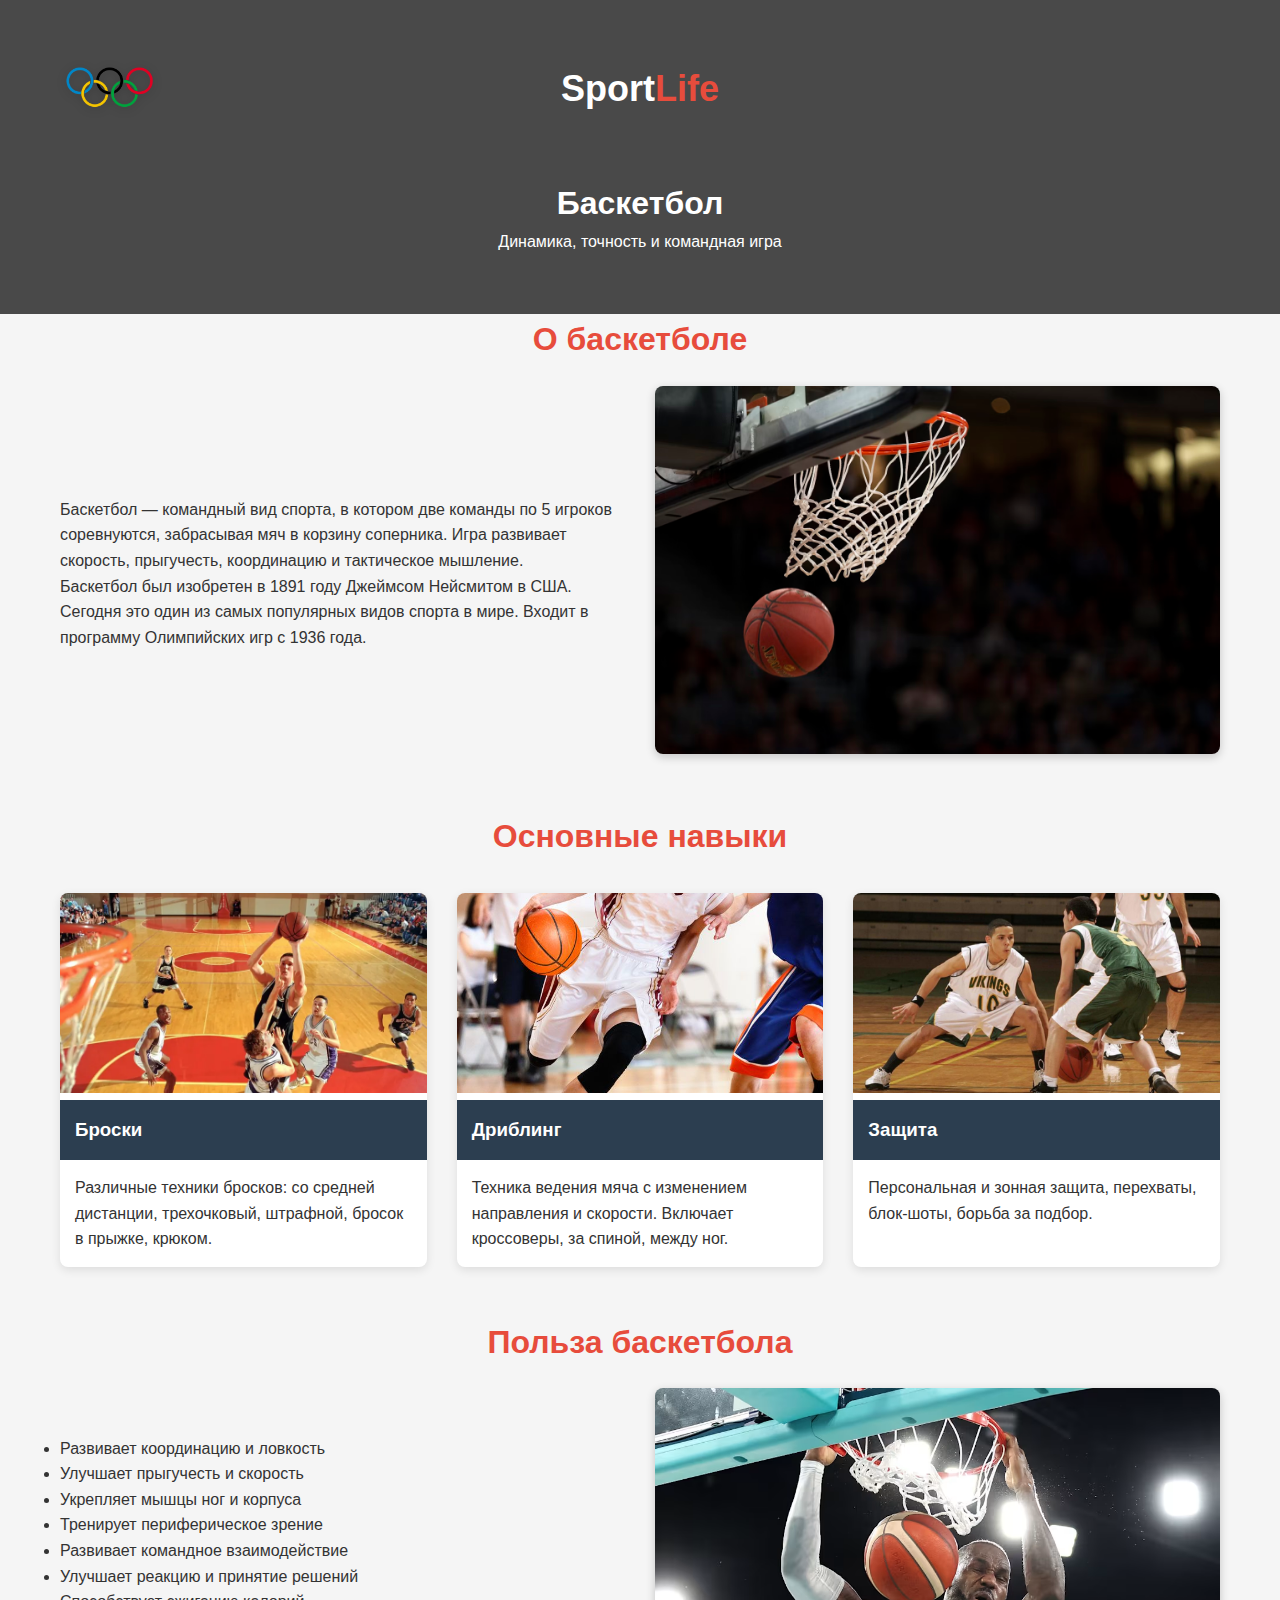
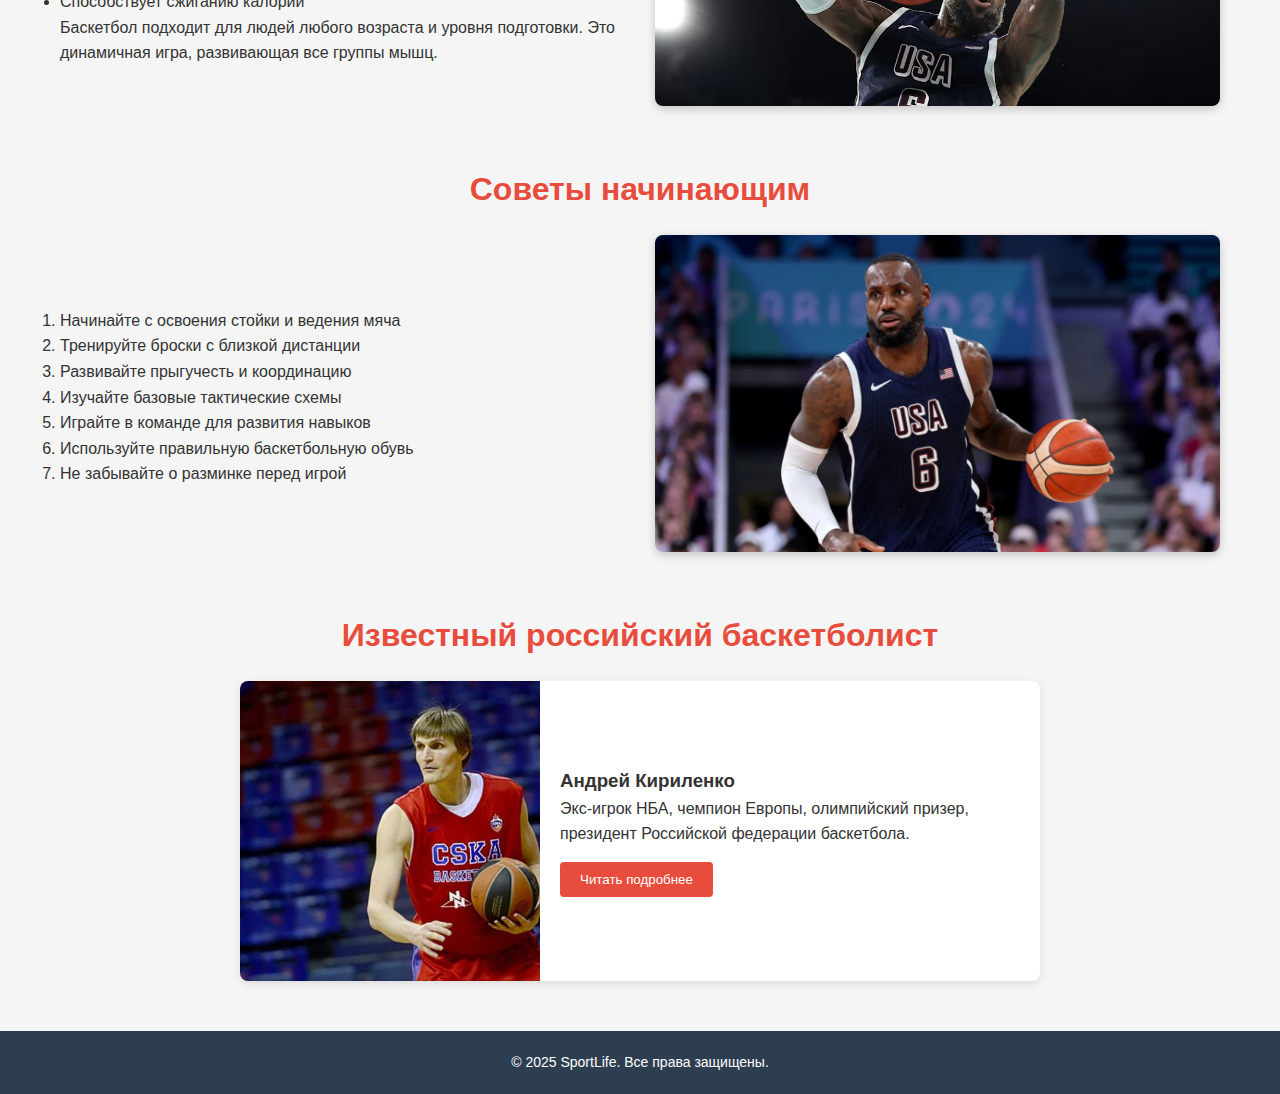
<file: page4.html>
<!DOCTYPE html>
<html lang="ru">
<head>
    <meta charset="UTF-8">
    <meta name="viewport" content="width=device-width, initial-scale=1.0">
    <title>Баскетбол - SportLife</title>
    <style>
        * {
            margin: 0;
            padding: 0;
            box-sizing: border-box;
            font-family: 'Arial', sans-serif;
        }
        
        body {
            line-height: 1.6;
            color: #333;
            background-color: #f5f5f5;
        }
        
        .container {
            max-width: 1200px;
            margin: 0 auto;
            padding: 0 20px;
        }
        
        .home-btn {
            position: absolute;
            top: 20px;
            left: 20px;
            background: transparent;
            color: white;
            border: 2px solid #e74c3c;
            padding: 8px 20px;
            border-radius: 30px;
            font-size: 16px;
            cursor: pointer;
            text-decoration: none;
            transition: all 0.3s ease;
            box-shadow: 0 2px 5px rgba(0, 0, 0, 0.2);
        }

        .home-btn:hover {
            background: #e74c3c;
            color: white;
            transform: translateY(-2px);
            box-shadow: 0 4px 8px rgba(0, 0, 0, 0.3);
            border-color: transparent;
        }
        
        /* Шапка */
        header {
            background: linear-gradient(rgba(0, 0, 0, 0.7), rgba(0, 0, 0, 0.7)), 
                        url('https://images.unsplash.com/photo-1546519638-68e109498ffc?ixlib=rb-1.2.1&auto=format&fit=crop&w=1350&q=80');
            background-size: cover;
            background-position: center;
            color: white;
            padding: 60px 0;
            text-align: center;
        }
        
        .header-content {
            display: flex;
            flex-direction: column;
            align-items: center;
        }
        
        .logo {
            font-size: 36px;
            font-weight: bold;
            margin-bottom: 20px;
        }
        
        .logo span {
            color: #e74c3c;
        }
        
        nav ul {
            display: flex;
            list-style: none;
            justify-content: center;
            margin-bottom: 40px;
        }
        
        nav ul li {
            margin: 0 15px;
        }
        
        nav ul li a {
            color: white;
            text-decoration: none;
            font-size: 18px;
            transition: color 0.3s;
        }
        
        nav ul li a:hover {
            color: #e74c3c;
        }
        
        /* Основной контент */
        .content-section {
            margin-bottom: 50px;
        }
        
        .content-section h2 {
            color: #e74c3c;
            margin-bottom: 20px;
            font-size: 32px;
            text-align: center;
        }
        
        .content-grid {
            display: grid;
            grid-template-columns: 1fr 1fr;
            gap: 30px;
            align-items: center;
            margin-bottom: 40px;
        }
        
        .content-grid img {
            width: 100%;
            border-radius: 8px;
            box-shadow: 0 3px 10px rgba(0,0,0,0.2);
        }
        
        .content-grid.reverse {
            grid-template-areas: "right left";
        }
        
        .content-grid.reverse .text-content {
            grid-area: right;
        }
        
        .content-grid.reverse .image-content {
            grid-area: left;
        }
        
        .skills {
            display: grid;
            grid-template-columns: repeat(auto-fill, minmax(300px, 1fr));
            gap: 30px;
            margin-top: 30px;
        }
        
        .skill-card {
            background: white;
            border-radius: 8px;
            overflow: hidden;
            box-shadow: 0 3px 10px rgba(0,0,0,0.1);
        }
        
        .skill-card img {
            width: 100%;
            height: 200px;
            object-fit: cover;
        }
        
        .skill-card h3 {
            padding: 15px;
            background: #2c3e50;
            color: white;
            margin: 0;
        }
        
        .skill-card p {
            padding: 15px;
            margin: 0;
        }
        
        /* Футер */
        footer {
            background-color: #2c3e50;
            color: white;
            text-align: center;
            padding: 20px 0;
            margin-top: 40px;
        }
        
        footer p {
            font-size: 14px;
        }
        
        /* Адаптивность */
        @media (max-width: 768px) {
            .content-grid {
                grid-template-columns: 1fr;
            }
            
            header {
                padding: 40px 0;
            }
            
            .logo {
                font-size: 28px;
            }
            
            nav ul li a {
                font-size: 16px;
            }
        }
        .popup {
            display: none;
            position: fixed;
            top: 0;
            left: 0;
            width: 100%;
            height: 100%;
            background-color: rgba(0,0,0,0.7);
            z-index: 1000;
            overflow: auto;
        }
        .popup-content {
            background-color: white;
            margin: 5% auto;
            padding: 30px;
            border-radius: 8px;
            max-width: 600px;
            position: relative;
        }
        .close-btn {
            position: absolute;
            top: 10px;
            right: 20px;
            font-size: 28px;
            cursor: pointer;
        }
        .popup-content table {
            width: 100%;
            border-collapse: collapse;
            margin: 15px 0;
        }
        .popup-content th, .popup-content td {
            border: 1px solid #ddd;
            padding: 8px;
            text-align: left;
        }
        .popup-content th {
            background-color: #f2f2f2;
        }
        .popup-content h4 {
            margin-top: 20px;
            color: #2c3e50;
        }
        .popup-content ul {
            margin-left: 20px;
        }
        .athlete-section {
            margin-top: 50px;
        }
        .athlete-card {
            display: flex;
            align-items: center;
            background: white;
            border-radius: 8px;
            overflow: hidden;
            box-shadow: 0 3px 10px rgba(0,0,0,0.1);
            max-width: 800px;
            margin: 0 auto;
        }
        .athlete-card img {
            width: 300px;
            height: 300px;
            object-fit: cover;
        }
        .athlete-info {
            padding: 20px;
        }
        .read-more-btn {
            background-color: #e74c3c;
            color: white;
            border: none;
            padding: 10px 20px;
            border-radius: 4px;
            cursor: pointer;
            margin-top: 15px;
            transition: background-color 0.3s;
        }
        .read-more-btn:hover {
            background-color: #c0392b;
        }
        .back-to-top {
            position: fixed;
            bottom: 30px;
            right: 30px;
            background-color: #e74c3c;
            color: white;
            width: 50px;
            height: 50px;
            border-radius: 50%;
            display: flex;
            align-items: center;
            justify-content: center;
            text-decoration: none;
            font-size: 24px;
            box-shadow: 0 2px 10px rgba(0,0,0,0.2);
            opacity: 0;
            visibility: hidden;
            transition: all 0.3s;
            z-index: 999;
        }

        .back-to-top.visible {
            opacity: 1;
            visibility: visible;
        }

        .back-to-top:hover {
            background-color: #c0392b;
            transform: translateY(-3px);
            box-shadow: 0 4px 15px rgba(0,0,0,0.3);
        }
        .home-img-btn {
            position: absolute;
            top: 60px;
            left: 60px;
            display: block;
            width: 100px; /* или подберите под размер вашего изображения */
            height: 40px;
            transition: all 0.3s ease;
        }

        .home-img-btn img {
            width: 100%;
            height: auto;
            filter: drop-shadow(0 2px 5px rgba(0, 0, 0, 0.2));
        }

        .home-img-btn:hover {
            transform: translateY(-2px) scale(1.1);
            filter: drop-shadow(0 4px 8px rgba(0, 0, 0, 0.3));
        }
    </style>
</head>
<body>
    <!-- Шапка -->
    <header>
        <div class="container header-content">
            <div class="logo">Sport<span>Life</span></div>
            <nav>
                <ul>
                    <li><a class="home-img-btn" href="index.html"><img src="img/ganteli.png" alt="На главную"></a></li>
                </ul>
            </nav>
            <h1>Баскетбол</h1>
            <p>Динамика, точность и командная игра</p>
        </div>
    </header>
    
    <!-- Основной контент -->
    <main class="container">
        <!-- О баскетболе -->
        <section class="content-section">
            <h2>О баскетболе</h2>
            <div class="content-grid">
                <div class="text-content">
                    <p>Баскетбол — командный вид спорта, в котором две команды по 5 игроков соревнуются, забрасывая мяч в корзину соперника. Игра развивает скорость, прыгучесть, координацию и тактическое мышление.</p>
                    <p>Баскетбол был изобретен в 1891 году Джеймсом Нейсмитом в США. Сегодня это один из самых популярных видов спорта в мире. Входит в программу Олимпийских игр с 1936 года.</p>
                </div>
                <div class="image-content">
                    <img src="img/basketball/1.jpg" alt="Баскетбольный матч">
                </div>
            </div>
        </section>
        
        <!-- Основные навыки -->
        <section class="content-section">
            <h2>Основные навыки</h2>
            <div class="skills">
                <div class="skill-card">
                    <img src="img/basketball/2.jpg" 
                         alt="Броски"
                         style="object-position: center 20%;">
                    <h3>Броски</h3>
                    <p>Различные техники бросков: со средней дистанции, трехочковый, штрафной, бросок в прыжке, крюком.</p>
                </div>
                
                <div class="skill-card">
                    <img src="img/basketball/3.jpg" 
                         alt="Дриблинг"
                         style="object-position: center 30%;">
                    <h3>Дриблинг</h3>
                    <p>Техника ведения мяча с изменением направления и скорости. Включает кроссоверы, за спиной, между ног.</p>
                </div>
                
                <div class="skill-card">
                    <img src="img/basketball/4.jpg" 
                         alt="Защита"
                         style="object-position: center 40%;">
                    <h3>Защита</h3>
                    <p>Персональная и зонная защита, перехваты, блок-шоты, борьба за подбор.</p>
                </div>
            </div>
        </section>
        
        <!-- Польза и особенности -->
        <section class="content-section">
            <h2>Польза баскетбола</h2>
            <div class="content-grid reverse">
                <div class="text-content">
                    <ul>
                        <li>Развивает координацию и ловкость</li>
                        <li>Улучшает прыгучесть и скорость</li>
                        <li>Укрепляет мышцы ног и корпуса</li>
                        <li>Тренирует периферическое зрение</li>
                        <li>Развивает командное взаимодействие</li>
                        <li>Улучшает реакцию и принятие решений</li>
                        <li>Способствует сжиганию калорий</li>
                    </ul>
                    <p>Баскетбол подходит для людей любого возраста и уровня подготовки. Это динамичная игра, развивающая все группы мышц.</p>
                </div>
                <div class="image-content">
                    <img src="img/basketball/5.jpg" alt="Польза баскетбола">
                </div>
            </div>
        </section>
        
        <!-- Советы новичкам -->
        <section class="content-section">
            <h2>Советы начинающим</h2>
            <div class="content-grid">
                <div class="text-content">
                    <ol>
                        <li>Начинайте с освоения стойки и ведения мяча</li>
                        <li>Тренируйте броски с близкой дистанции</li>
                        <li>Развивайте прыгучесть и координацию</li>
                        <li>Изучайте базовые тактические схемы</li>
                        <li>Играйте в команде для развития навыков</li>
                        <li>Используйте правильную баскетбольную обувь</li>
                        <li>Не забывайте о разминке перед игрой</li>
                    </ol>
                </div>
                <div class="image-content">
                    <img src="img/basketball/6.jpg" alt="Тренировка по баскетболу">
                </div>
            </div>
        </section>
        <section class="content-section athlete-section">
            <h2>Известный российский баскетболист</h2>
            <div class="athlete-card">
                <img src="img/sportsman/kirilenko.jpg" alt="Андрей Кириленко">
                <div class="athlete-info">
                    <h3>Андрей Кириленко</h3>
                    <p>Экс-игрок НБА, чемпион Европы, олимпийский призер, президент Российской федерации баскетбола.</p>
                    <button class="read-more-btn" onclick="openPopup('kirilenko')">Читать подробнее</button>
                </div>
            </div>
        </section>
        <a href="#" class="back-to-top" title="Наверх">↑</a>
    </main>
    
    <!-- Футер -->
    <footer>
        <div class="container">
            <p>&copy; 2025 SportLife. Все права защищены.</p>
        </div>
    </footer>
    <div id="kirilenko" class="popup">
        <div class="popup-content">
            <span class="close-btn" onclick="closePopup('kirilenko')">&times;</span>
            <h3>Андрей Кириленко</h3>
            
            <p><strong>Полное имя:</strong> Андрей Геннадьевич Кириленко</p>
            <p><strong>Дата рождения:</strong> 18 февраля 1981 года</p>
            <p><strong>Место рождения:</strong> Ижевск, СССР</p>
            <p><strong>Рост:</strong> 206 см</p>
            <p><strong>Игровая позиция:</strong> Лёгкий/тяжелый форвард</p>
            
            <h4>Спортивная карьера:</h4>
            <p>Кириленко начал заниматься баскетболом в 8 лет. В 16 лет дебютировал за "Спартак" (Санкт-Петербург), затем играл за ЦСКА. В 1999 году был выбран на драфте НБА под 24-м номером. В НБА играл за "Юту Джаз", "Миннесоту Тимбервулвз" и "Бруклин Нетс". Завершил карьеру в 2015 году.</p>
            
            <h4>Основные достижения:</h4>
            <ul>
                <li>Чемпион Европы (2007)</li>
                <li>Бронзовый призер Олимпийских игр (2012)</li>
                <li>Участник матча всех звезд НБА (2004)</li>
                <li>Член символической сборной защиты НБА (2006)</li>
                <li>Чемпион России (1998, 1999, 2000, 2003)</li>
                <li>MVP чемпионата Европы (2007)</li>
            </ul>
            
            <h4>Статистика в НБА:</h4>
            <table>
                <tr>
                    <th>Показатель</th>
                    <th>Регулярный сезон</th>
                    <th>Плей-офф</th>
                </tr>
                <tr>
                    <td>Игры</td>
                    <td>797</td>
                    <td>66</td>
                </tr>
                <tr>
                    <td>Очки в среднем</td>
                    <td>11.8</td>
                    <td>10.1</td>
                </tr>
                <tr>
                    <td>Подборы</td>
                    <td>5.5</td>
                    <td>4.5</td>
                </tr>
                <tr>
                    <td>Передачи</td>
                    <td>2.7</td>
                    <td>2.2</td>
                </tr>
                <tr>
                    <td>Блок-шоты</td>
                    <td>1.8</td>
                    <td>1.6</td>
                </tr>
            </table>
            
            <h4>После завершения карьеры:</h4>
            <p>С 2015 года - президент Российской федерации баскетбола. Под его руководством сборная России завоевала серебро на Олимпийских играх 2020 года. Также занимается бизнесом и благотворительностью.</p>
            
            <h4>Интересные факты:</h4>
            <ul>
                <li>Прозвище в НБА - "AK-47" (по инициалам и номеру на футболке)</li>
                <li>Самый молодой игрок, дебютировавший в Евролиге (16 лет)</li>
                <li>В 2012 году получил награду НБА за спортивное поведение</li>
                <li>Женат на российской певице Марии Лопатовой</li>
                <li>Владеет английским, испанским и итальянским языками</li>
            </ul>
        </div>
    </div>
    <script>
        function openPopup(id) {
            document.getElementById(id).style.display = 'block';
        }
        function closePopup(id) {
            document.getElementById(id).style.display = 'none';
        }
        </script>
        <script>
            // Кнопка "Вверх"
            const backToTopButton = document.querySelector('.back-to-top');
            
            window.addEventListener('scroll', () => {
                if (window.pageYOffset > 300) {
                    backToTopButton.classList.add('visible');
                } else {
                    backToTopButton.classList.remove('visible');
                }
            });
            
            backToTopButton.addEventListener('click', (e) => {
                e.preventDefault();
                window.scrollTo({
                    top: 0,
                    behavior: 'smooth'
                });
            });
        </script>
</body>
</html>
</file>
<file: css/style.css>
* {
    margin: 0;
    padding: 0;
    box-sizing: border-box;
    font-family: Arial, sans-serif;
}

body {
    line-height: 1.6;
    color: #333;
    background-color: #f5f5f5;
}

.container {
    max-width: 1200px;
    margin: 0 auto;
    padding: 0 20px;
}

/* Шапка */
header {
    background: linear-gradient(rgba(0, 0, 0, 0.6), rgba(0, 0, 0, 0.6)), 
                url('https://images.unsplash.com/photo-1547347298-4074fc3086f0?ixlib=rb-1.2.1&auto=format&fit=crop&w=1350&q=80');
    background-size: cover;
    background-position: center;
    color: white;
    padding: 60px 0 80px;
    text-align: center;
}

.header-content {
    display: flex;
    flex-direction: column;
    align-items: center;
}

.logo {
    font-size: 36px;
    font-weight: bold;
    margin-bottom: 20px;
}

.logo span {
    color: #e74c3c;
}

nav {
    margin-bottom: 40px;
}

nav ul {
    display: flex;
    list-style: none;
    justify-content: center;
}

nav ul li {
    margin: 0 15px;
}

nav ul li a {
    color: white;
    text-decoration: none;
    font-size: 18px;
    transition: color 0.3s;
}

nav ul li a:hover {
    color: #e74c3c;
}

.header-text {
    max-width: 800px;
    margin: 0 auto;
}

.header-text h1 {
    font-size: 42px;
    margin-bottom: 20px;
}

.header-text p {
    font-size: 20px;
}

/* Основной контент */
main {
    padding: 40px 0;
}

/* Блоки с видами спорта */
.sports {
    display: flex;
    flex-direction: column;
    gap: 30px;
}

.sport-card {
    background-color: white;
    border-radius: 8px;
    overflow: hidden;
    box-shadow: 0 3px 10px rgba(0,0,0,0.1);
    transition: transform 0.3s, box-shadow 0.3s;
    display: flex;
}

.sport-card:hover {
    transform: translateY(-5px);
    box-shadow: 0 5px 15px rgba(0,0,0,0.2);
}

.sport-image {
    width: 300px;
    height: 200px;
    background-size: cover;
    background-position: center;
    flex-shrink: 0;
}

.sport-content {
    padding: 25px;
}

.sport-content h2 {
    color: #e74c3c;
    margin-bottom: 15px;
    font-size: 24px;
}

/* Футер */
footer {
    background-color: #2c3e50;
    color: white;
    text-align: center;
    padding: 20px 0;
    margin-top: 40px;
}

footer p {
    font-size: 14px;
}

/* Адаптивность */
@media (max-width: 768px) {
    .sport-card {
        flex-direction: column;
    }
    
    .sport-image {
        width: 100%;
        height: 150px;
    }
    
    .header-text h1 {
        font-size: 32px;
    }
    
    .header-text p {
        font-size: 16px;
    }
}
/* Стили для ссылок-карточек */
.sport-card-link {
    text-decoration: none;
    color: inherit;
    display: block;
    transition: transform 0.3s;
}

.sport-card-link:hover {
    transform: scale(1.02);
}

.sport-card-link:hover .sport-card {
    box-shadow: 0 8px 20px rgba(0,0,0,0.2);
}

/* Стили для формы */
.feedback-form {
    margin: 40px 0;
    padding: 30px;
    background-color: #f9f9f9;
    border-radius: 8px;
    box-shadow: 0 2px 4px rgba(0,0,0,0.1);
}

.feedback-form h2 {
    margin-bottom: 20px;
    color: #333;
}

.form-group {
    margin-bottom: 20px;
}

.form-group label {
    display: block;
    margin-bottom: 8px;
    font-weight: bold;
}

.form-group input[type="number"],
.form-group select,
.form-group textarea {
    width: 100%;
    padding: 10px;
    border: 1px solid #ddd;
    border-radius: 4px;
    font-size: 16px;
}

.radio-group {
    display: flex;
    gap: 20px;
}

.radio-group label {
    display: flex;
    align-items: center;
    gap: 5px;
    font-weight: normal;
    cursor: pointer;
}

.submit-btn {
    background-color: #2c3e50;
    color: white;
    border: none;
    padding: 12px 20px;
    border-radius: 4px;
    cursor: pointer;
    font-size: 16px;
    transition: background-color 0.3s;
}

.submit-btn:hover {
    background-color: #1a252f;
}

.back-to-top {
    position: fixed;
    bottom: 30px;
    right: 30px;
    background-color: #e74c3c;
    color: white;
    width: 50px;
    height: 50px;
    border-radius: 50%;
    display: flex;
    align-items: center;
    justify-content: center;
    text-decoration: none;
    font-size: 24px;
    box-shadow: 0 2px 10px rgba(0,0,0,0.2);
    opacity: 0;
    visibility: hidden;
    transition: all 0.3s;
    z-index: 999;
}

.back-to-top.visible {
    opacity: 1;
    visibility: visible;
}

.back-to-top:hover {
    background-color: #c0392b;
    transform: translateY(-3px);
    box-shadow: 0 4px 15px rgba(0,0,0,0.3);
}
</file>
